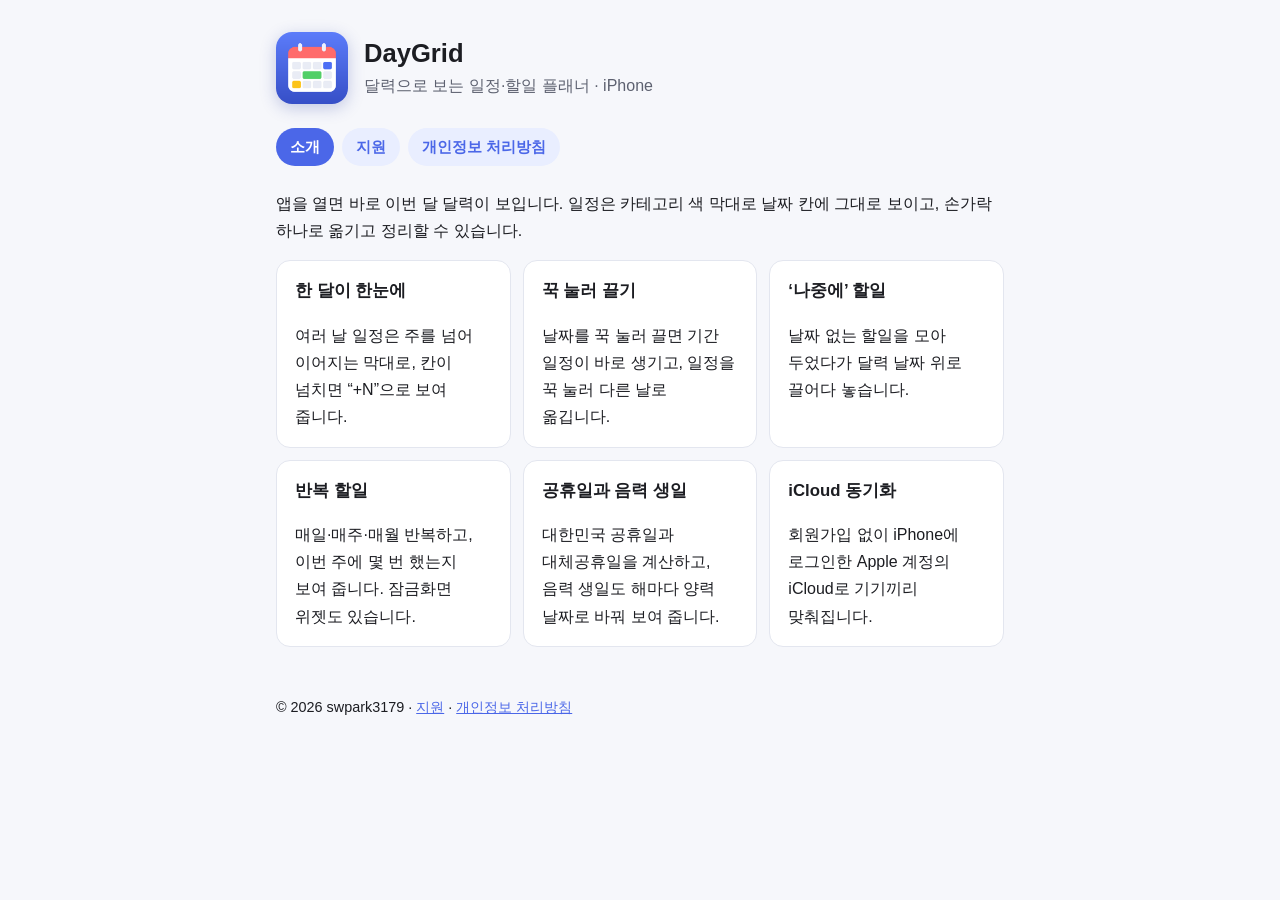
<file: site/index.html>
<!doctype html>
<html lang="ko">
<head>
  <meta charset="utf-8">
  <meta name="viewport" content="width=device-width, initial-scale=1">
  <title>DayGrid</title>
  <meta name="description" content="달력을 첫 화면으로 쓰는 iPhone 일정·할일 앱">
  <link rel="icon" href="icon.png">
  <link rel="apple-touch-icon" href="icon.png">
  <link rel="stylesheet" href="style.css">
</head>
<body>
<main>
  <header class="app">
    <img src="icon.png" alt="">
    <div>
      <h1>DayGrid</h1>
      <p>달력으로 보는 일정·할일 플래너 · iPhone</p>
    </div>
  </header>
  <nav>
    <a href="./" aria-current="page">소개</a>
    <a href="support/">지원</a>
    <a href="privacy/">개인정보 처리방침</a>
  </nav>

  <p>앱을 열면 바로 이번 달 달력이 보입니다. 일정은 카테고리 색 막대로 날짜 칸에 그대로 보이고, 손가락 하나로 옮기고 정리할 수 있습니다.</p>

  <div class="features">
    <section class="card">
      <h3>한 달이 한눈에</h3>
      <p>여러 날 일정은 주를 넘어 이어지는 막대로, 칸이 넘치면 “+N”으로 보여 줍니다.</p>
    </section>
    <section class="card">
      <h3>꾹 눌러 끌기</h3>
      <p>날짜를 꾹 눌러 끌면 기간 일정이 바로 생기고, 일정을 꾹 눌러 다른 날로 옮깁니다.</p>
    </section>
    <section class="card">
      <h3>‘나중에’ 할일</h3>
      <p>날짜 없는 할일을 모아 두었다가 달력 날짜 위로 끌어다 놓습니다.</p>
    </section>
    <section class="card">
      <h3>반복 할일</h3>
      <p>매일·매주·매월 반복하고, 이번 주에 몇 번 했는지 보여 줍니다. 잠금화면 위젯도 있습니다.</p>
    </section>
    <section class="card">
      <h3>공휴일과 음력 생일</h3>
      <p>대한민국 공휴일과 대체공휴일을 계산하고, 음력 생일도 해마다 양력 날짜로 바꿔 보여 줍니다.</p>
    </section>
    <section class="card">
      <h3>iCloud 동기화</h3>
      <p>회원가입 없이 iPhone에 로그인한 Apple 계정의 iCloud로 기기끼리 맞춰집니다.</p>
    </section>
  </div>

  <footer>
    <p>© 2026 swpark3179 · <a href="support/">지원</a> · <a href="privacy/">개인정보 처리방침</a></p>
  </footer>
</main>
</body>
</html>
</file>
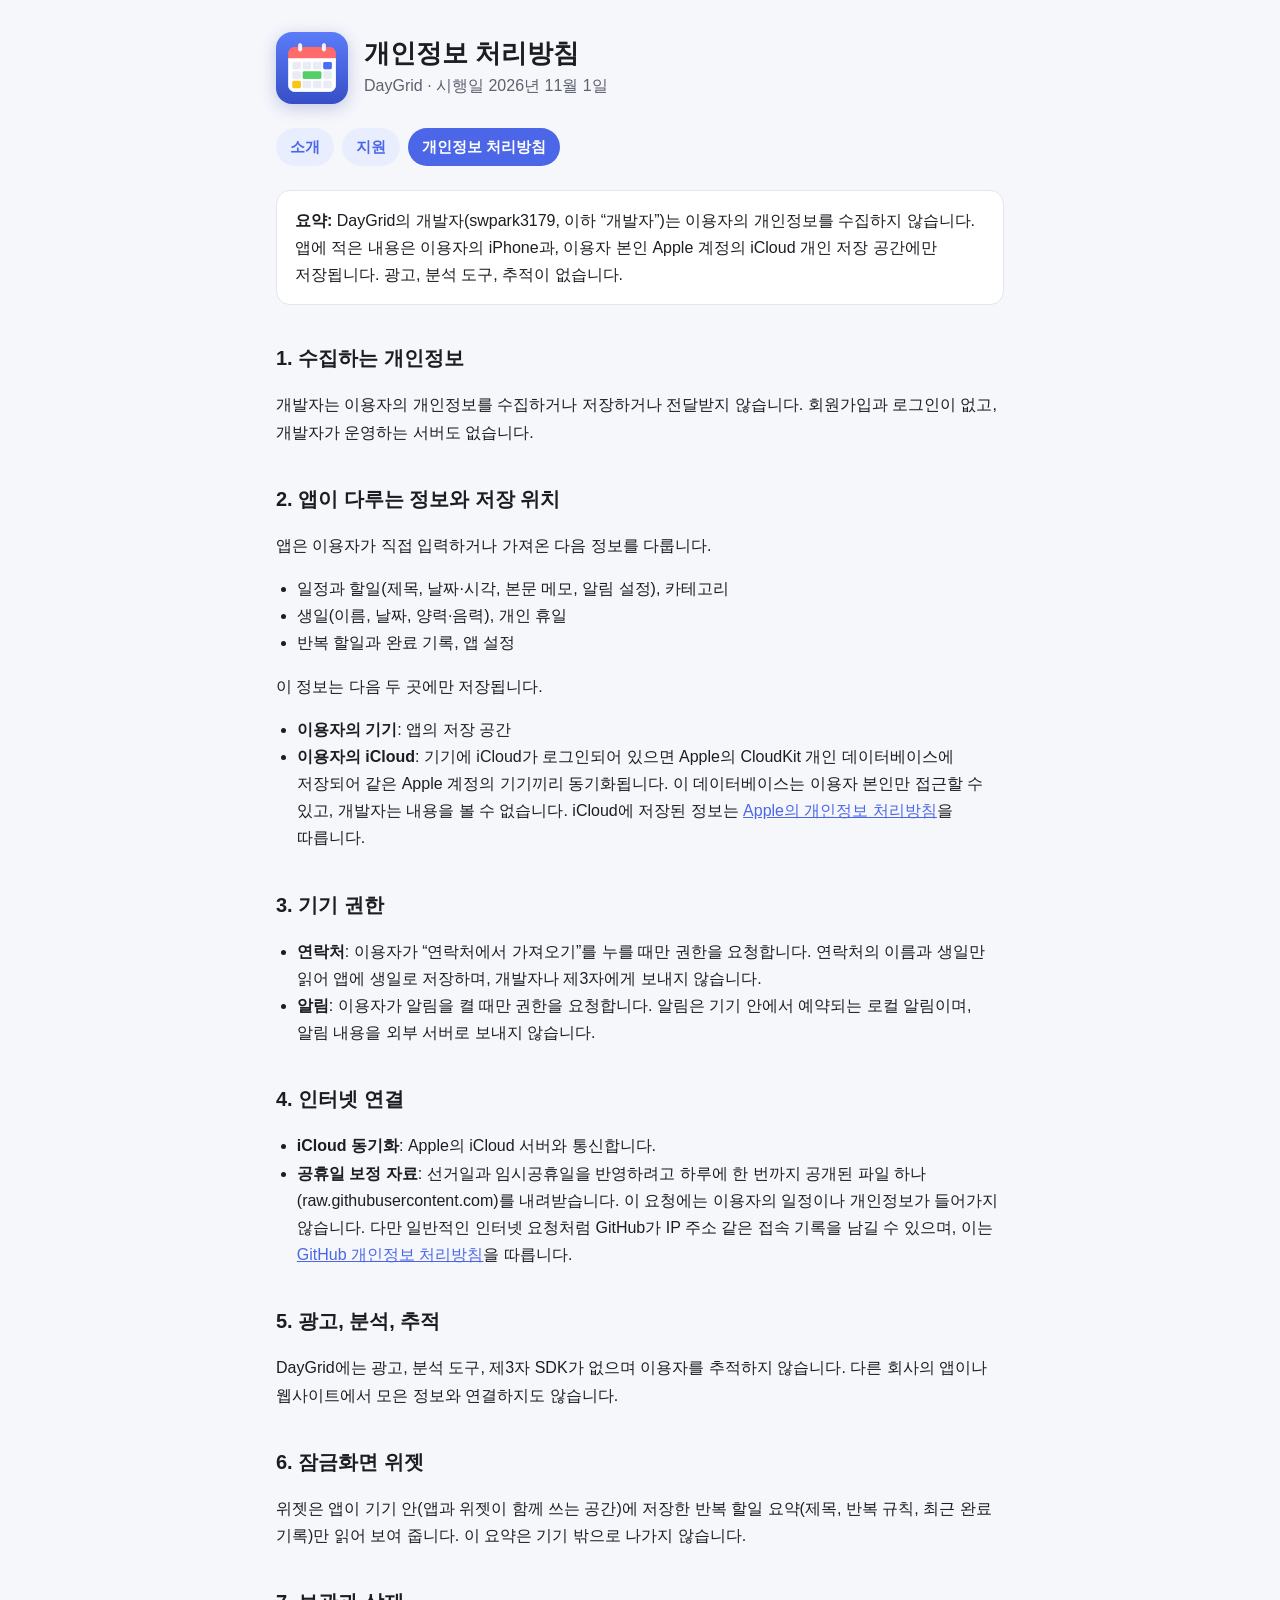
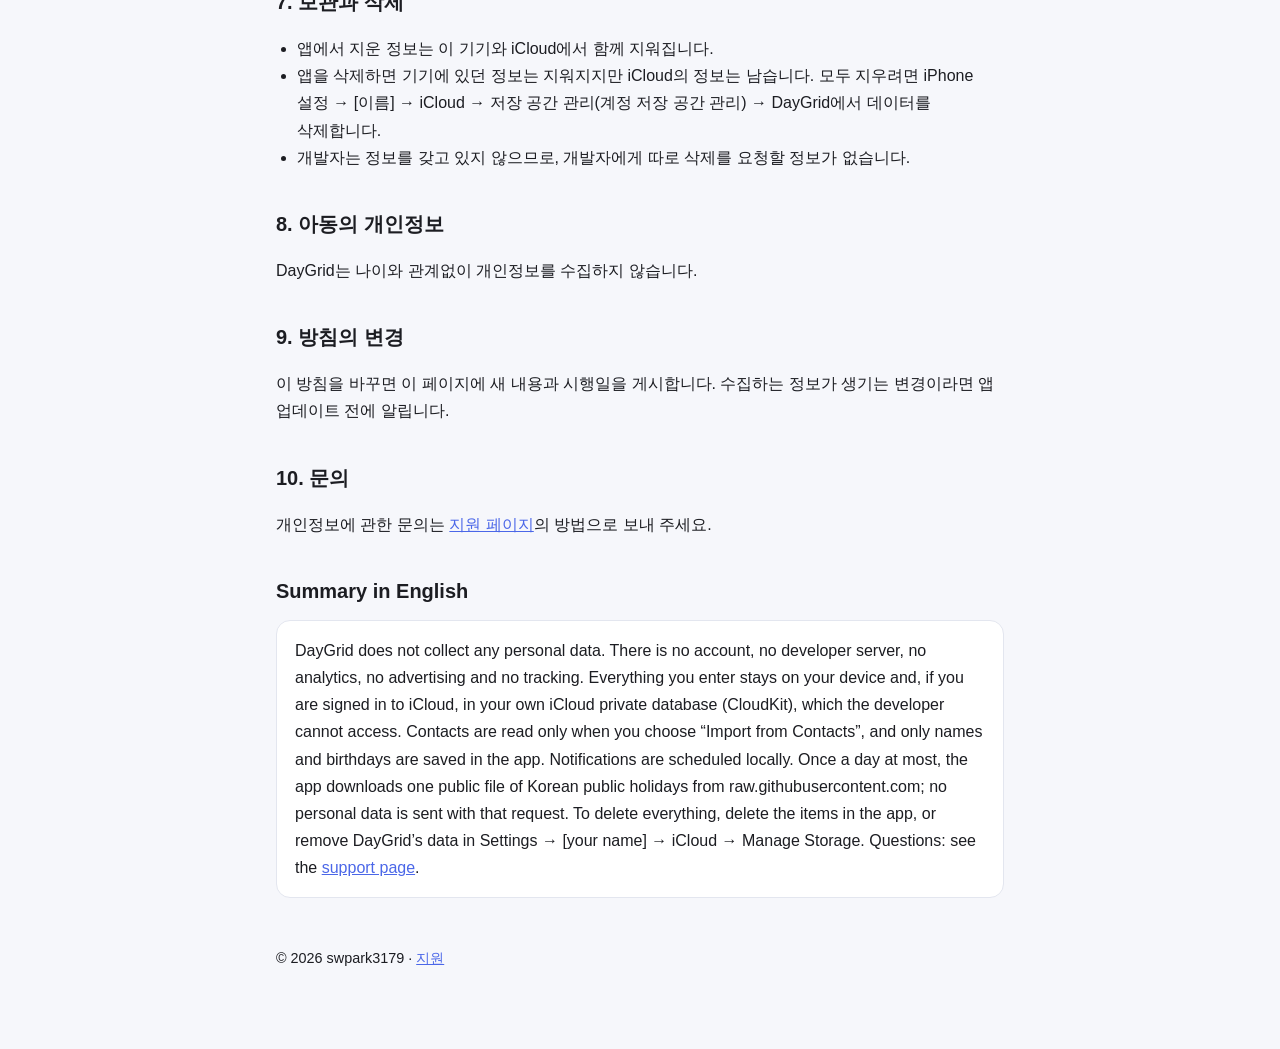
<file: site/privacy/index.html>
<!doctype html>
<html lang="ko">
<head>
  <meta charset="utf-8">
  <meta name="viewport" content="width=device-width, initial-scale=1">
  <title>DayGrid 개인정보 처리방침</title>
  <meta name="description" content="DayGrid 개인정보 처리방침">
  <link rel="icon" href="../icon.png">
  <link rel="stylesheet" href="../style.css">
</head>
<body>
<main>
  <header class="app">
    <img src="../icon.png" alt="">
    <div>
      <h1>개인정보 처리방침</h1>
      <p>DayGrid · 시행일 2026년 11월 1일</p>
    </div>
  </header>
  <nav>
    <a href="../">소개</a>
    <a href="../support/">지원</a>
    <a href="./" aria-current="page">개인정보 처리방침</a>
  </nav>

  <section class="card">
    <p><strong>요약:</strong> DayGrid의 개발자(swpark3179, 이하 “개발자”)는 이용자의 개인정보를 수집하지 않습니다. 앱에 적은 내용은 이용자의 iPhone과, 이용자 본인 Apple 계정의 iCloud 개인 저장 공간에만 저장됩니다. 광고, 분석 도구, 추적이 없습니다.</p>
  </section>

  <h2>1. 수집하는 개인정보</h2>
  <p>개발자는 이용자의 개인정보를 수집하거나 저장하거나 전달받지 않습니다. 회원가입과 로그인이 없고, 개발자가 운영하는 서버도 없습니다.</p>

  <h2>2. 앱이 다루는 정보와 저장 위치</h2>
  <p>앱은 이용자가 직접 입력하거나 가져온 다음 정보를 다룹니다.</p>
  <ul>
    <li>일정과 할일(제목, 날짜·시각, 본문 메모, 알림 설정), 카테고리</li>
    <li>생일(이름, 날짜, 양력·음력), 개인 휴일</li>
    <li>반복 할일과 완료 기록, 앱 설정</li>
  </ul>
  <p>이 정보는 다음 두 곳에만 저장됩니다.</p>
  <ul>
    <li><strong>이용자의 기기</strong>: 앱의 저장 공간</li>
    <li><strong>이용자의 iCloud</strong>: 기기에 iCloud가 로그인되어 있으면 Apple의 CloudKit 개인 데이터베이스에 저장되어 같은 Apple 계정의 기기끼리 동기화됩니다. 이 데이터베이스는 이용자 본인만 접근할 수 있고, 개발자는 내용을 볼 수 없습니다. iCloud에 저장된 정보는 <a href="https://www.apple.com/kr/legal/privacy/">Apple의 개인정보 처리방침</a>을 따릅니다.</li>
  </ul>

  <h2>3. 기기 권한</h2>
  <ul>
    <li><strong>연락처</strong>: 이용자가 “연락처에서 가져오기”를 누를 때만 권한을 요청합니다. 연락처의 이름과 생일만 읽어 앱에 생일로 저장하며, 개발자나 제3자에게 보내지 않습니다.</li>
    <li><strong>알림</strong>: 이용자가 알림을 켤 때만 권한을 요청합니다. 알림은 기기 안에서 예약되는 로컬 알림이며, 알림 내용을 외부 서버로 보내지 않습니다.</li>
  </ul>

  <h2>4. 인터넷 연결</h2>
  <ul>
    <li><strong>iCloud 동기화</strong>: Apple의 iCloud 서버와 통신합니다.</li>
    <li><strong>공휴일 보정 자료</strong>: 선거일과 임시공휴일을 반영하려고 하루에 한 번까지 공개된 파일 하나(raw.githubusercontent.com)를 내려받습니다. 이 요청에는 이용자의 일정이나 개인정보가 들어가지 않습니다. 다만 일반적인 인터넷 요청처럼 GitHub가 IP 주소 같은 접속 기록을 남길 수 있으며, 이는 <a href="https://docs.github.com/ko/site-policy/privacy-policies/github-general-privacy-statement">GitHub 개인정보 처리방침</a>을 따릅니다.</li>
  </ul>

  <h2>5. 광고, 분석, 추적</h2>
  <p>DayGrid에는 광고, 분석 도구, 제3자 SDK가 없으며 이용자를 추적하지 않습니다. 다른 회사의 앱이나 웹사이트에서 모은 정보와 연결하지도 않습니다.</p>

  <h2>6. 잠금화면 위젯</h2>
  <p>위젯은 앱이 기기 안(앱과 위젯이 함께 쓰는 공간)에 저장한 반복 할일 요약(제목, 반복 규칙, 최근 완료 기록)만 읽어 보여 줍니다. 이 요약은 기기 밖으로 나가지 않습니다.</p>

  <h2>7. 보관과 삭제</h2>
  <ul>
    <li>앱에서 지운 정보는 이 기기와 iCloud에서 함께 지워집니다.</li>
    <li>앱을 삭제하면 기기에 있던 정보는 지워지지만 iCloud의 정보는 남습니다. 모두 지우려면 iPhone 설정 → [이름] → iCloud → 저장 공간 관리(계정 저장 공간 관리) → DayGrid에서 데이터를 삭제합니다.</li>
    <li>개발자는 정보를 갖고 있지 않으므로, 개발자에게 따로 삭제를 요청할 정보가 없습니다.</li>
  </ul>

  <h2>8. 아동의 개인정보</h2>
  <p>DayGrid는 나이와 관계없이 개인정보를 수집하지 않습니다.</p>

  <h2>9. 방침의 변경</h2>
  <p>이 방침을 바꾸면 이 페이지에 새 내용과 시행일을 게시합니다. 수집하는 정보가 생기는 변경이라면 앱 업데이트 전에 알립니다.</p>

  <h2>10. 문의</h2>
  <p>개인정보에 관한 문의는 <a href="../support/">지원 페이지</a>의 방법으로 보내 주세요.</p>

  <h2 lang="en">Summary in English</h2>
  <section class="card" lang="en">
    <p>DayGrid does not collect any personal data. There is no account, no developer server, no analytics, no advertising and no tracking. Everything you enter stays on your device and, if you are signed in to iCloud, in your own iCloud private database (CloudKit), which the developer cannot access. Contacts are read only when you choose “Import from Contacts”, and only names and birthdays are saved in the app. Notifications are scheduled locally. Once a day at most, the app downloads one public file of Korean public holidays from raw.githubusercontent.com; no personal data is sent with that request. To delete everything, delete the items in the app, or remove DayGrid’s data in Settings → [your name] → iCloud → Manage Storage. Questions: see the <a href="../support/">support page</a>.</p>
  </section>

  <footer>
    <p>© 2026 swpark3179 · <a href="../support/">지원</a></p>
  </footer>
</main>
</body>
</html>
</file>
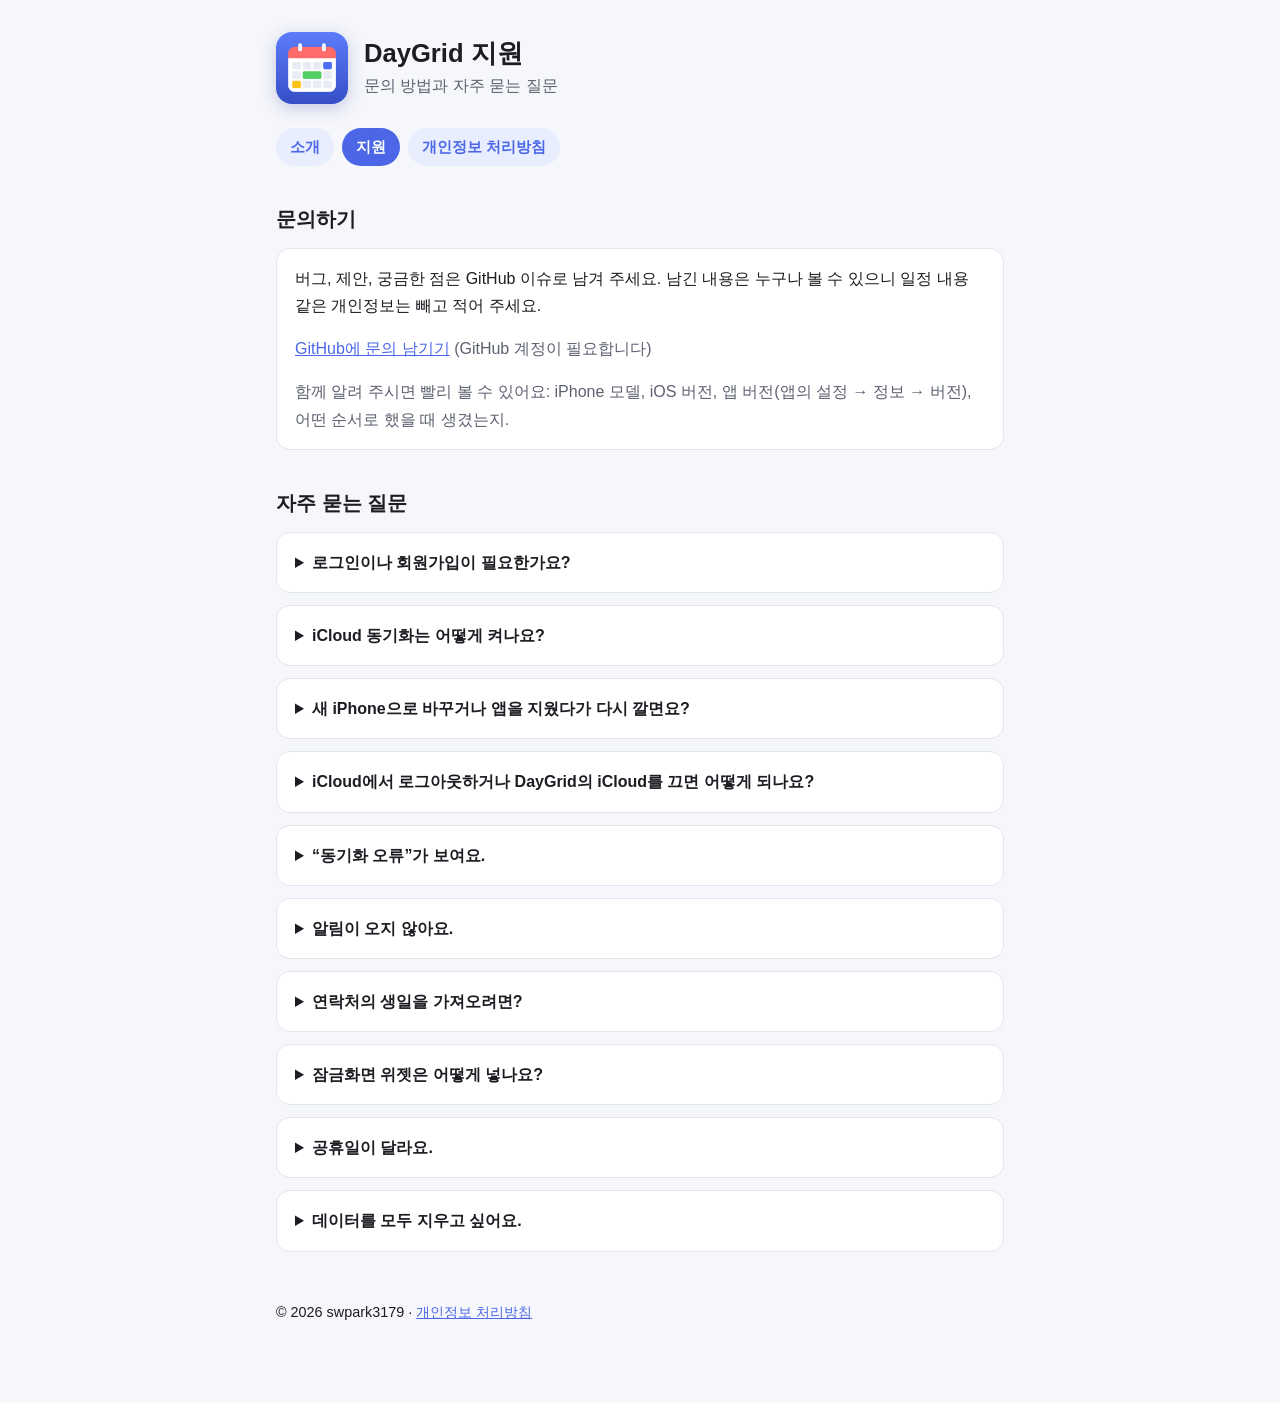
<file: site/support/index.html>
<!doctype html>
<html lang="ko">
<head>
  <meta charset="utf-8">
  <meta name="viewport" content="width=device-width, initial-scale=1">
  <title>DayGrid 지원</title>
  <meta name="description" content="DayGrid 문의 방법과 자주 묻는 질문">
  <link rel="icon" href="../icon.png">
  <link rel="stylesheet" href="../style.css">
</head>
<body>
<main>
  <header class="app">
    <img src="../icon.png" alt="">
    <div>
      <h1>DayGrid 지원</h1>
      <p>문의 방법과 자주 묻는 질문</p>
    </div>
  </header>
  <nav>
    <a href="../">소개</a>
    <a href="./" aria-current="page">지원</a>
    <a href="../privacy/">개인정보 처리방침</a>
  </nav>

  <h2>문의하기</h2>
  <section class="card">
    <p>버그, 제안, 궁금한 점은 GitHub 이슈로 남겨 주세요. 남긴 내용은 누구나 볼 수 있으니 일정 내용 같은 개인정보는 빼고 적어 주세요.</p>
    <p><a href="https://github.com/swpark3179/DayGrid/issues/new">GitHub에 문의 남기기</a> <span class="muted">(GitHub 계정이 필요합니다)</span></p>
    <p class="muted">함께 알려 주시면 빨리 볼 수 있어요: iPhone 모델, iOS 버전, 앱 버전(앱의 설정 → 정보 → 버전), 어떤 순서로 했을 때 생겼는지.</p>
  </section>

  <h2>자주 묻는 질문</h2>

  <details>
    <summary>로그인이나 회원가입이 필요한가요?</summary>
    <p>필요 없습니다. DayGrid는 iPhone에 로그인한 Apple 계정의 iCloud를 그대로 씁니다. 앱 안에서 따로 로그인하는 화면이 없습니다.</p>
  </details>

  <details>
    <summary>iCloud 동기화는 어떻게 켜나요?</summary>
    <ol>
      <li>iPhone <strong>설정 → [내 이름]</strong>에서 Apple 계정으로 로그인되어 있는지 확인합니다.</li>
      <li><strong>설정 → [내 이름] → iCloud</strong>의 iCloud를 사용하는 앱 목록(모두 보기)에서 <strong>DayGrid</strong>가 켜져 있는지 확인합니다.</li>
      <li>DayGrid의 <strong>설정 → 동기화</strong>에서 상태(최근 동기화 시각)를 볼 수 있습니다.</li>
    </ol>
    <p>같은 Apple 계정으로 로그인한 기기끼리 자동으로 맞춰집니다. iCloud에 로그인하지 않아도 앱은 그대로 쓸 수 있고, 데이터는 그 기기에만 저장됩니다.</p>
  </details>

  <details>
    <summary>새 iPhone으로 바꾸거나 앱을 지웠다가 다시 깔면요?</summary>
    <p>같은 Apple 계정으로 로그인하고 DayGrid를 설치하면 iCloud에 있던 데이터를 자동으로 받아 옵니다. 데이터가 많거나 네트워크가 느리면 몇 분 걸릴 수 있습니다.</p>
  </details>

  <details>
    <summary>iCloud에서 로그아웃하거나 DayGrid의 iCloud를 끄면 어떻게 되나요?</summary>
    <p>iOS가 그 계정의 DayGrid 데이터를 이 기기에서 지웁니다. iCloud에 이미 올라간 데이터는 남아 있어서 다시 로그인하거나 켜면 돌아옵니다. 다만 아직 올라가지 않은 최근 변경은 사라질 수 있으니, 끄기 전에 앱의 설정 → 동기화에서 최근 동기화 시각을 확인해 주세요.</p>
  </details>

  <details>
    <summary>“동기화 오류”가 보여요.</summary>
    <ul>
      <li>“iCloud에 로그인되어 있지 않습니다”: 위의 iCloud 동기화 켜는 방법을 확인해 주세요.</li>
      <li>“iCloud 저장 공간이 부족합니다”: <strong>설정 → [내 이름] → iCloud</strong>에서 저장 공간을 확인해 주세요. DayGrid의 데이터는 글자뿐이라 아주 작습니다.</li>
      <li>그 밖의 오류: 앱의 <strong>설정 → 동기화 → 오류 내용 복사</strong>를 눌러 복사한 내용을 문의에 붙여 주세요. 일정 제목 같은 내용이 섞였는지 먼저 확인해 주세요.</li>
    </ul>
  </details>

  <details>
    <summary>알림이 오지 않아요.</summary>
    <p>iPhone <strong>설정 → 앱 → DayGrid → 알림</strong>에서 알림이 허용되어 있는지 확인해 주세요. DayGrid의 <strong>설정 → 알림 → 시스템 알림 설정 열기</strong>로 바로 갈 수 있습니다. 알림은 일정 편집 화면에서 일정마다 켭니다.</p>
  </details>

  <details>
    <summary>연락처의 생일을 가져오려면?</summary>
    <p>DayGrid의 <strong>설정 → 생일</strong>에서 <strong>연락처에서 가져오기</strong>를 누릅니다. 처음 한 번 연락처 접근을 허용해야 합니다. 이름과 생일만 읽고, 음력 생일이 있으면 음력으로 가져옵니다.</p>
  </details>

  <details>
    <summary>잠금화면 위젯은 어떻게 넣나요?</summary>
    <p>잠금화면을 길게 누르고 <strong>사용자화</strong> → <strong>잠금 화면</strong> → 위젯 자리를 눌러 <strong>DayGrid</strong>의 <strong>남은 반복 할일</strong>을 고릅니다. 오늘 해야 하는데 아직 하지 않은 반복 할일을 보여 줍니다.</p>
  </details>

  <details>
    <summary>공휴일이 달라요.</summary>
    <p>공휴일과 대체공휴일은 앱이 계산하고, 선거일과 임시공휴일은 하루에 한 번까지 받아 오는 보정 자료로 더합니다. 새로 정해진 임시공휴일이 보이지 않으면 문의로 알려 주세요.</p>
  </details>

  <details>
    <summary>데이터를 모두 지우고 싶어요.</summary>
    <p>앱에서 지운 일정은 이 기기와 iCloud에서 함께 지워집니다. 앱을 삭제해도 iCloud의 데이터는 남아 있으니, 모두 지우려면 iPhone <strong>설정 → [내 이름] → iCloud → 저장 공간 관리(계정 저장 공간 관리)</strong>에서 <strong>DayGrid</strong>를 골라 데이터를 삭제해 주세요.</p>
  </details>

  <footer>
    <p>© 2026 swpark3179 · <a href="../privacy/">개인정보 처리방침</a></p>
  </footer>
</main>
</body>
</html>
</file>
<file: site/style.css>
/* DayGrid 안내 페이지. 바깥 글꼴이나 스크립트를 불러오지 않는다(개인정보 처리방침 페이지가 추적 요청을 만들지 않게). */
:root {
  --bg: #f6f7fb;
  --card: #ffffff;
  --text: #1c1d22;
  --muted: #5d6170;
  --line: #e3e6ef;
  --accent: #4b67e8;
  --accent-soft: #e9eeff;
  color-scheme: light dark;
}

@media (prefers-color-scheme: dark) {
  :root {
    --bg: #0f1117;
    --card: #181b24;
    --text: #eceef4;
    --muted: #a3a8b8;
    --line: #2a2f3c;
    --accent: #8ea2ff;
    --accent-soft: #1f2740;
  }
}

* { box-sizing: border-box; }

body {
  margin: 0;
  background: var(--bg);
  color: var(--text);
  font-family: -apple-system, BlinkMacSystemFont, "Apple SD Gothic Neo", "Pretendard", "Noto Sans KR", "Malgun Gothic", sans-serif;
  line-height: 1.7;
  word-break: keep-all;
  overflow-wrap: anywhere;
}

main {
  max-width: 760px;
  margin: 0 auto;
  padding: 32px 16px 64px;
}

header.app {
  display: flex;
  align-items: center;
  gap: 16px;
  margin-bottom: 24px;
}

header.app img {
  width: 72px;
  height: 72px;
  border-radius: 16px;
  box-shadow: 0 4px 16px rgba(40, 60, 160, 0.25);
}

header.app h1 { margin: 0; font-size: 1.6rem; line-height: 1.3; }
header.app p { margin: 2px 0 0; color: var(--muted); }

nav { margin: 0 0 24px; display: flex; flex-wrap: wrap; gap: 8px; }
nav a {
  padding: 6px 14px;
  border-radius: 999px;
  background: var(--accent-soft);
  color: var(--accent);
  text-decoration: none;
  font-weight: 600;
  font-size: 0.95rem;
}
nav a[aria-current="page"] { background: var(--accent); color: #fff; }

h2 { font-size: 1.25rem; margin: 36px 0 8px; }
h3 { font-size: 1.05rem; margin: 20px 0 4px; }
p, li { color: var(--text); }
.muted { color: var(--muted); }
a { color: var(--accent); }

section.card, details {
  background: var(--card);
  border: 1px solid var(--line);
  border-radius: 14px;
  padding: 16px 18px;
  margin: 12px 0;
}

section.card > :first-child { margin-top: 0; }
section.card > :last-child, details > :last-child { margin-bottom: 0; }

details summary { cursor: pointer; font-weight: 600; }
details[open] summary { margin-bottom: 8px; }

.features { display: grid; grid-template-columns: repeat(auto-fit, minmax(220px, 1fr)); gap: 12px; }
.features section.card { margin: 0; }
.features h3 { margin-top: 0; }

ol, ul { padding-left: 1.3em; }
footer { margin-top: 48px; color: var(--muted); font-size: 0.9rem; }
</file>
